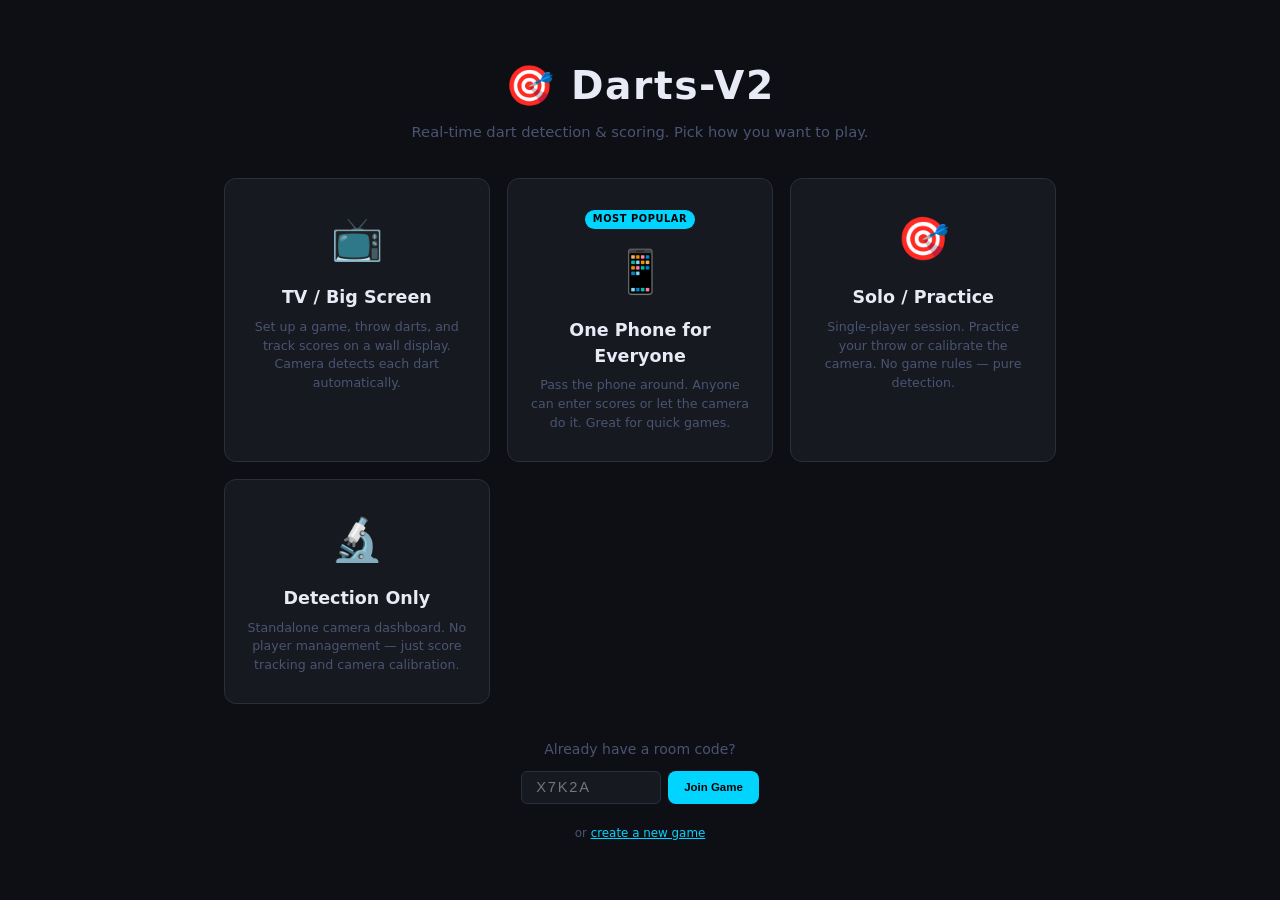
<file: frontend/landing.html>
<!DOCTYPE html>
<html lang="en">
<head>
  <meta charset="UTF-8" />
  <meta name="viewport" content="width=device-width, initial-scale=1.0" />
  <title>🎯 Darts-V2</title>
  <link rel="stylesheet" href="css/style.css" />
  <style>
    /* ── Landing-specific overrides ── */
    body { display: flex; flex-direction: column; align-items: center; justify-content: center; min-height: 100vh; }
    .landing-hero { text-align: center; margin-bottom: 2.5rem; }
    .landing-hero h1 { font-size: 2.8rem; margin: 0 0 0.4rem; letter-spacing: 0.04em; }
    .landing-hero p  { color: var(--text-muted, #9e9e9e); font-size: 1.05rem; margin: 0; }
    .mode-grid {
      display: grid;
      grid-template-columns: repeat(auto-fit, minmax(260px, 1fr));
      gap: 1.25rem;
      width: 100%;
      max-width: 860px;
      padding: 0 1rem;
    }
    .mode-card {
      background: var(--panel-bg, #1e1e2a);
      border: 1px solid var(--border, #333);
      border-radius: 12px;
      padding: 2rem 1.5rem;
      text-align: center;
      cursor: pointer;
      transition: border-color 0.2s, transform 0.15s, box-shadow 0.2s;
      text-decoration: none;
      color: inherit;
      display: block;
    }
    .mode-card:hover { border-color: var(--accent, #00c896); transform: translateY(-3px); box-shadow: 0 8px 24px rgba(0,200,150,0.12); }
    .mode-card .icon { font-size: 3rem; display: block; margin-bottom: 1rem; }
    .mode-card h2 { margin: 0 0 0.5rem; font-size: 1.25rem; }
    .mode-card p  { margin: 0; color: var(--text-muted, #9e9e9e); font-size: 0.9rem; line-height: 1.5; }
    .mode-card.recommended { border-color: var(--accent, #00c896); }
    .recommended-badge {
      display: inline-block;
      background: var(--accent, #00c896);
      color: #000;
      font-size: 0.7rem;
      font-weight: 700;
      letter-spacing: 0.06em;
      text-transform: uppercase;
      padding: 2px 8px;
      border-radius: 99px;
      margin-bottom: 0.75rem;
    }
    .join-form {
      margin-top: 2.5rem;
      text-align: center;
    }
    .join-form p { color: var(--text-muted, #9e9e9e); margin: 0 0 0.75rem; }
    .join-row {
      display: flex;
      gap: 0.5rem;
      justify-content: center;
      flex-wrap: wrap;
    }
    .join-row input {
      background: var(--panel-bg, #1e1e2a);
      border: 1px solid var(--border, #333);
      border-radius: 6px;
      color: inherit;
      font-size: 1.05rem;
      letter-spacing: 0.12em;
      padding: 0.55rem 1rem;
      text-transform: uppercase;
      width: 10rem;
    }
    .join-row input:focus { border-color: var(--accent, #00c896); outline: none; }
    .join-row button { min-width: 6rem; }
    .sep { color: var(--text-muted, #9e9e9e); margin: 1.5rem 0 0; font-size: 0.85rem; }
    @media (pointer: coarse) { .mode-card.auto-suggest { border-color: var(--accent, #00c896); } }
  </style>
</head>
<body>

  <div class="landing-hero">
    <h1>🎯 Darts-V2</h1>
    <p>Real-time dart detection &amp; scoring. Pick how you want to play.</p>
  </div>

  <div class="mode-grid">

    <!-- TV / Big screen -->
    <a class="mode-card" href="/setup?flow=tv" id="card-tv">
      <span class="icon">📺</span>
      <h2>TV / Big Screen</h2>
      <p>Set up a game, throw darts, and track scores on a wall display. Camera detects each dart automatically.</p>
    </a>

    <!-- Single phone -->
    <a class="mode-card auto-suggest" href="/setup?flow=shared" id="card-shared">
      <span class="recommended-badge">most popular</span>
      <span class="icon">📱</span>
      <h2>One Phone for Everyone</h2>
      <p>Pass the phone around. Anyone can enter scores or let the camera do it. Great for quick games.</p>
    </a>

    <!-- Solo / practice -->
    <a class="mode-card" href="/setup?flow=solo" id="card-solo">
      <span class="icon">🎯</span>
      <h2>Solo / Practice</h2>
      <p>Single-player session. Practice your throw or calibrate the camera. No game rules — pure detection.</p>
    </a>

    <!-- Detection-only -->
    <a class="mode-card" href="/detect" id="card-detect">
      <span class="icon">🔬</span>
      <h2>Detection Only</h2>
      <p>Standalone camera dashboard. No player management — just score tracking and camera calibration.</p>
    </a>

  </div>

  <!-- Join by code -->
  <div class="join-form">
    <p>Already have a room code?</p>
    <div class="join-row">
      <input id="room-code" type="text" maxlength="5" placeholder="X7K2A" autocomplete="off" spellcheck="false" />
      <button class="btn btn-primary" id="btn-join">Join Game</button>
    </div>
    <div id="join-error" style="color:#f44;margin-top:0.5rem;font-size:0.9rem;display:none;"></div>
  </div>

  <p class="sep">or <a href="/setup" style="color:var(--accent,#00c896)">create a new game</a></p>

  <script>
    "use strict";

    // Auto-suggest single-phone mode on touch/narrow devices
    if (window.innerWidth < 768 && window.matchMedia("(pointer: coarse)").matches) {
      document.getElementById("card-shared").classList.add("recommended");
    }

    // Join by code
    const inputCode = document.getElementById("room-code");
    const btnJoin   = document.getElementById("btn-join");
    const errDiv    = document.getElementById("join-error");

    btnJoin.addEventListener("click", joinByCode);
    inputCode.addEventListener("keydown", e => { if (e.key === "Enter") joinByCode(); });

    async function joinByCode() {
      const code = inputCode.value.trim().toUpperCase();
      if (code.length < 1) { showErr("Enter a room code."); return; }
      errDiv.style.display = "none";
      btnJoin.disabled = true;
      btnJoin.textContent = "Looking up…";
      try {
        const res = await fetch(`/api/games/by-code/${encodeURIComponent(code)}`);
        if (res.ok) {
          const game = await res.json();
          window.location.href = `/detect?gameId=${game.id}`;
        } else {
          showErr("Room not found. Check the code and try again.");
        }
      } catch {
        showErr("Network error. Are you online?");
      } finally {
        btnJoin.disabled = false;
        btnJoin.textContent = "Join Game";
      }
    }

    function showErr(msg) {
      errDiv.textContent = msg;
      errDiv.style.display = "block";
    }
  </script>

</body>
</html>
</file>
<file: frontend/css/style.css>
/* ============================================================
   Darts-V2  –  Main Stylesheet
   Dark sports-app theme
   ============================================================ */

/* ---- Reset & Variables ---- */
*, *::before, *::after {
  box-sizing: border-box;
  margin: 0;
  padding: 0;
}

:root {
  --bg-base:        #0d0f14;
  --bg-card:        #161920;
  --bg-card-alt:    #1c2030;
  --border:         #2a2f3d;
  --accent:         #00d4ff;
  --accent-dim:     #0099bb;
  --green:          #00e676;
  --green-dim:      #009e4f;
  --red:            #ff3d57;
  --yellow:         #ffd600;
  --orange:         #ff6d00;
  --blue:           #448aff;
  --text-primary:   #e8eaf6;
  --text-secondary: #8090b0;
  --text-muted:     #4a5472;
  --radius:         8px;
  --shadow:         0 4px 20px rgba(0,0,0,0.5);
}

html, body {
  height: 100%;
  background: var(--bg-base);
  color: var(--text-primary);
  font-family: 'Segoe UI', system-ui, -apple-system, sans-serif;
  font-size: 14px;
  line-height: 1.5;
}

/* ---- Layout ---- */
.app-header {
  display: flex;
  align-items: center;
  gap: 14px;
  padding: 10px 20px;
  background: var(--bg-card);
  border-bottom: 1px solid var(--border);
}

.app-header h1 {
  font-size: 1.35rem;
  font-weight: 700;
  letter-spacing: 0.04em;
  color: var(--accent);
}

.app-body {
  display: flex;
  gap: 16px;
  padding: 14px 16px;
  height: calc(100vh - 120px);  /* header + footer */
  overflow: hidden;
}

/* ---- Score Panel ---- */
.score-panel {
  width: 280px;
  flex-shrink: 0;
  display: flex;
  flex-direction: column;
  gap: 10px;
  overflow-y: auto;
}

/* Full-width score panel (no video panel alongside) */
.score-panel-full {
  width: 100%;
  max-width: 520px;
  margin: 0 auto;
}

.score-total-box {
  background: var(--bg-card);
  border: 1px solid var(--border);
  border-radius: var(--radius);
  padding: 16px;
  text-align: center;
  box-shadow: var(--shadow);
}

.score-label {
  font-size: 0.75rem;
  text-transform: uppercase;
  letter-spacing: 0.08em;
  color: var(--text-secondary);
  margin-bottom: 4px;
}

.score-total {
  font-size: 3.5rem;
  font-weight: 800;
  color: var(--accent);
  line-height: 1;
}

.dart-count {
  margin-top: 6px;
  font-size: 0.8rem;
  color: var(--text-secondary);
}

/* ---- Last Dart Card ---- */
.last-dart-box {
  background: var(--bg-card);
  border: 1px solid var(--border);
  border-radius: var(--radius);
  padding: 14px;
  box-shadow: var(--shadow);
}

.last-dart-label {
  font-size: 0.7rem;
  text-transform: uppercase;
  letter-spacing: 0.08em;
  color: var(--text-secondary);
}

.last-dart-summary {
  font-size: 1.3rem;
  font-weight: 700;
  color: var(--yellow);
  margin-top: 4px;
}

.last-dart-score {
  font-size: 2rem;
  font-weight: 800;
  color: var(--green);
}

.confidence-bar-wrapper {
  margin-top: 8px;
  display: flex;
  align-items: center;
  gap: 6px;
}

.confidence-label {
  font-size: 0.7rem;
  color: var(--text-muted);
  white-space: nowrap;
}

.confidence-bar {
  flex: 1;
  height: 6px;
  background: var(--bg-card-alt);
  border-radius: 3px;
  overflow: hidden;
  border: 1px solid var(--border);
}

.confidence-fill {
  height: 100%;
  background: linear-gradient(90deg, var(--green-dim), var(--green));
  border-radius: 3px;
  transition: width 0.4s ease;
}

.confidence-pct {
  font-size: 0.7rem;
  color: var(--text-secondary);
  min-width: 30px;
  text-align: right;
}

/* ---- History Box ---- */
.history-box {
  background: var(--bg-card);
  border: 1px solid var(--border);
  border-radius: var(--radius);
  flex: 1 1 0;
  display: flex;
  flex-direction: column;
  overflow: hidden;
  box-shadow: var(--shadow);
}

.history-header {
  display: flex;
  align-items: center;
  gap: 8px;
  padding: 10px 12px;
  border-bottom: 1px solid var(--border);
  font-size: 0.75rem;
  text-transform: uppercase;
  letter-spacing: 0.06em;
  color: var(--text-secondary);
}

.history-header span {
  flex: 1;
}

.history-list {
  list-style: none;
  overflow-y: auto;
  flex: 1;
  padding: 6px 0;
}

.history-empty {
  padding: 14px 12px;
  color: var(--text-muted);
  font-style: italic;
  font-size: 0.85rem;
}

.history-item {
  display: flex;
  align-items: center;
  gap: 8px;
  padding: 6px 12px;
  border-bottom: 1px solid var(--border);
  font-size: 0.82rem;
  transition: background 0.15s;
}

.history-item:hover {
  background: var(--bg-card-alt);
}

.history-item:last-child {
  border-bottom: none;
}

.hi-num {
  font-weight: 700;
  font-size: 0.95rem;
  min-width: 26px;
  color: var(--text-primary);
}

.hi-zone {
  flex: 1;
  color: var(--text-secondary);
}

.hi-zone.zone-double   { color: var(--blue); }
.hi-zone.zone-treble   { color: var(--orange); }
.hi-zone.zone-bull     { color: var(--yellow); }
.hi-zone.zone-bullseye { color: var(--red); }

.hi-score {
  font-weight: 700;
  min-width: 30px;
  text-align: right;
  color: var(--green);
}

.hi-manual {
  font-size: 0.65rem;
  color: var(--text-muted);
  border: 1px solid var(--border);
  border-radius: 3px;
  padding: 1px 4px;
}

/* ---- Control Bar ---- */
.control-bar {
  display: flex;
  align-items: center;
  gap: 8px;
  padding: 10px 16px;
  background: var(--bg-card);
  border-top: 1px solid var(--border);
  flex-wrap: wrap;
}

/* ---- Buttons ---- */
.btn {
  padding: 7px 16px;
  border: none;
  border-radius: var(--radius);
  font-size: 0.82rem;
  font-weight: 600;
  cursor: pointer;
  transition: opacity 0.15s, transform 0.1s;
  outline: none;
  white-space: nowrap;
}

.btn:disabled {
  opacity: 0.38;
  cursor: not-allowed;
}

.btn:not(:disabled):active {
  transform: scale(0.96);
}

.btn-primary   { background: var(--accent);  color: #000; }
.btn-success   { background: var(--green);   color: #000; }
.btn-danger    { background: var(--red);     color: #fff; }
.btn-warning   { background: var(--yellow);  color: #000; }
.btn-secondary { background: var(--bg-card-alt); color: var(--text-primary); border: 1px solid var(--border); }
.btn-info      { background: var(--blue);    color: #fff; }

.btn-icon {
  background: none;
  border: 1px solid var(--border);
  color: var(--text-secondary);
  border-radius: 4px;
  padding: 3px 8px;
  font-size: 0.72rem;
  cursor: pointer;
  transition: background 0.15s, color 0.15s;
}

.btn-icon:hover {
  background: var(--bg-card-alt);
  color: var(--text-primary);
}

/* ---- Status Badges & Chips ---- */
.badge {
  display: inline-block;
  padding: 3px 10px;
  border-radius: 20px;
  font-size: 0.72rem;
  font-weight: 600;
  text-transform: uppercase;
  letter-spacing: 0.06em;
}

.badge-online  { background: var(--green);  color: #000; }
.badge-offline { background: var(--red);    color: #fff; }

.status-chip {
  display: inline-block;
  padding: 3px 10px;
  border-radius: 20px;
  font-size: 0.72rem;
  font-weight: 600;
  border: 1px solid transparent;
}

.chip-active   { border-color: var(--green);  color: var(--green); }
.chip-warning  { border-color: var(--yellow); color: var(--yellow); }
.chip-inactive { border-color: var(--border); color: var(--text-muted); }
.chip-neutral  { border-color: var(--border); color: var(--text-secondary); }

/* ---- Modals ---- */
.modal {
  position: fixed;
  inset: 0;
  background: rgba(0,0,0,0.65);
  display: flex;
  align-items: center;
  justify-content: center;
  z-index: 200;
  backdrop-filter: blur(3px);
}

.modal.hidden {
  display: none;
}

.modal-box {
  background: var(--bg-card);
  border: 1px solid var(--border);
  border-radius: var(--radius);
  padding: 24px 28px;
  width: 380px;
  max-width: 95vw;
  box-shadow: var(--shadow);
}

.modal-box h2 {
  font-size: 1.1rem;
  margin-bottom: 10px;
  color: var(--accent);
}

.modal-box p {
  color: var(--text-secondary);
  font-size: 0.85rem;
  margin-bottom: 14px;
}

.form-row {
  display: flex;
  flex-direction: column;
  gap: 4px;
  margin-bottom: 12px;
}

.form-row label {
  font-size: 0.78rem;
  color: var(--text-secondary);
  text-transform: uppercase;
  letter-spacing: 0.05em;
}

.form-row select,
.form-row input {
  background: var(--bg-card-alt);
  border: 1px solid var(--border);
  border-radius: var(--radius);
  color: var(--text-primary);
  padding: 8px 10px;
  font-size: 0.9rem;
  outline: none;
  transition: border-color 0.15s;
}

.form-row select:focus,
.form-row input:focus {
  border-color: var(--accent);
}

.modal-actions {
  display: flex;
  gap: 10px;
  margin-top: 18px;
  flex-wrap: wrap;
}

.settings-info {
  background: var(--bg-card-alt);
  border: 1px solid var(--border);
  border-radius: var(--radius);
  padding: 10px 12px;
  font-size: 0.8rem;
  color: var(--text-secondary);
  line-height: 1.6;
  margin-bottom: 4px;
}

/* ---- Toast ---- */
#toast-container {
  position: fixed;
  bottom: 80px;
  right: 20px;
  display: flex;
  flex-direction: column;
  gap: 8px;
  z-index: 300;
}

.toast {
  background: var(--bg-card);
  border: 1px solid var(--border);
  border-left: 4px solid var(--accent);
  border-radius: var(--radius);
  padding: 10px 16px;
  font-size: 0.85rem;
  color: var(--text-primary);
  box-shadow: var(--shadow);
  animation: toastIn 0.25s ease;
  max-width: 300px;
}

.toast.toast-success { border-left-color: var(--green); }
.toast.toast-error   { border-left-color: var(--red); }
.toast.toast-warn    { border-left-color: var(--yellow); }

@keyframes toastIn {
  from { opacity: 0; transform: translateX(30px); }
  to   { opacity: 1; transform: translateX(0); }
}

/* ---- Scrollbar ---- */
::-webkit-scrollbar       { width: 6px; }
::-webkit-scrollbar-track { background: var(--bg-base); }
::-webkit-scrollbar-thumb { background: var(--border); border-radius: 3px; }

/* ---- Utilities ---- */
.hidden { display: none !important; }

/* ================================================================
   Game overlay elements (Phase 1/3/5)
   ================================================================ */

/* -- Offline banner ------------------------------------------------ */
.offline-banner {
  position: fixed;
  top: 0;
  left: 0;
  right: 0;
  background: var(--red);
  color: #fff;
  text-align: center;
  font-size: 0.85rem;
  font-weight: 600;
  padding: 6px;
  z-index: 9999;
  animation: slideDown 0.3s ease;
}
@keyframes slideDown { from { transform: translateY(-100%); } to { transform: translateY(0); } }

/* -- Game banner (current player + controls) ---------------------- */
.game-banner {
  display: flex;
  align-items: center;
  justify-content: space-between;
  flex-wrap: wrap;
  gap: 0.5rem;
  padding: 0.6rem 1.25rem;
  background: var(--bg-card-alt);
  border-bottom: 2px solid var(--green);
}
.current-player-indicator {
  display: flex;
  align-items: center;
  gap: 0.75rem;
}
.current-player-name {
  font-size: 1.3rem;
  font-weight: 700;
  color: var(--green);
}
.current-player-score {
  font-size: 1rem;
  color: var(--text-secondary);
}
.game-banner-actions {
  display: flex;
  align-items: center;
  gap: 0.5rem;
}
.game-code-badge {
  font-size: 0.8rem;
  background: var(--bg-card);
  border: 1px solid var(--border);
  border-radius: 6px;
  padding: 0.2rem 0.6rem;
  letter-spacing: 0.08em;
  font-family: monospace;
  color: var(--text-secondary);
}

/* -- Small buttons ------------------------------------------------- */
.btn-sm {
  font-size: 0.8rem;
  padding: 0.35rem 0.7rem;
  min-height: 36px;
}

/* -- Game scoreboard panel ---------------------------------------- */
.game-scoreboard-box {
  background: var(--bg-card);
  border: 1px solid var(--border);
  border-radius: var(--radius);
  padding: 0.75rem;
  margin-bottom: 0.75rem;
}
.scoreboard-table {
  width: 100%;
  border-collapse: collapse;
  font-size: 0.9rem;
}
.scoreboard-table th {
  color: var(--text-muted);
  font-size: 0.75rem;
  text-transform: uppercase;
  letter-spacing: 0.06em;
  padding: 0.25rem 0.4rem;
  text-align: left;
  border-bottom: 1px solid var(--border);
}
.scoreboard-table td {
  padding: 0.45rem 0.4rem;
  border-bottom: 1px solid var(--border);
}
.scoreboard-table tr:last-child td { border-bottom: none; }
.scoreboard-active-row { background: rgba(0,230,118,0.07); }
.scoreboard-active-row td:first-child { color: var(--green); font-weight: 700; }
.score-cell { font-weight: 700; text-align: right; }
.extra-cell { text-align: right; }

/* -- Mobile: touch-friendly targets (Phase 5) --------------------- */
@media (pointer: coarse) {
  .btn, button, .mode-btn {
    min-height: 44px;
    min-width: 44px;
  }
  .btn-end-turn {
    min-height: 52px;
    font-size: 1rem;
  }
}

/* -- CSS variables bridging for landing / setup pages ------------- */
:root {
  --panel-bg: var(--bg-card);
  --bg: var(--bg-base);
}
</file>
